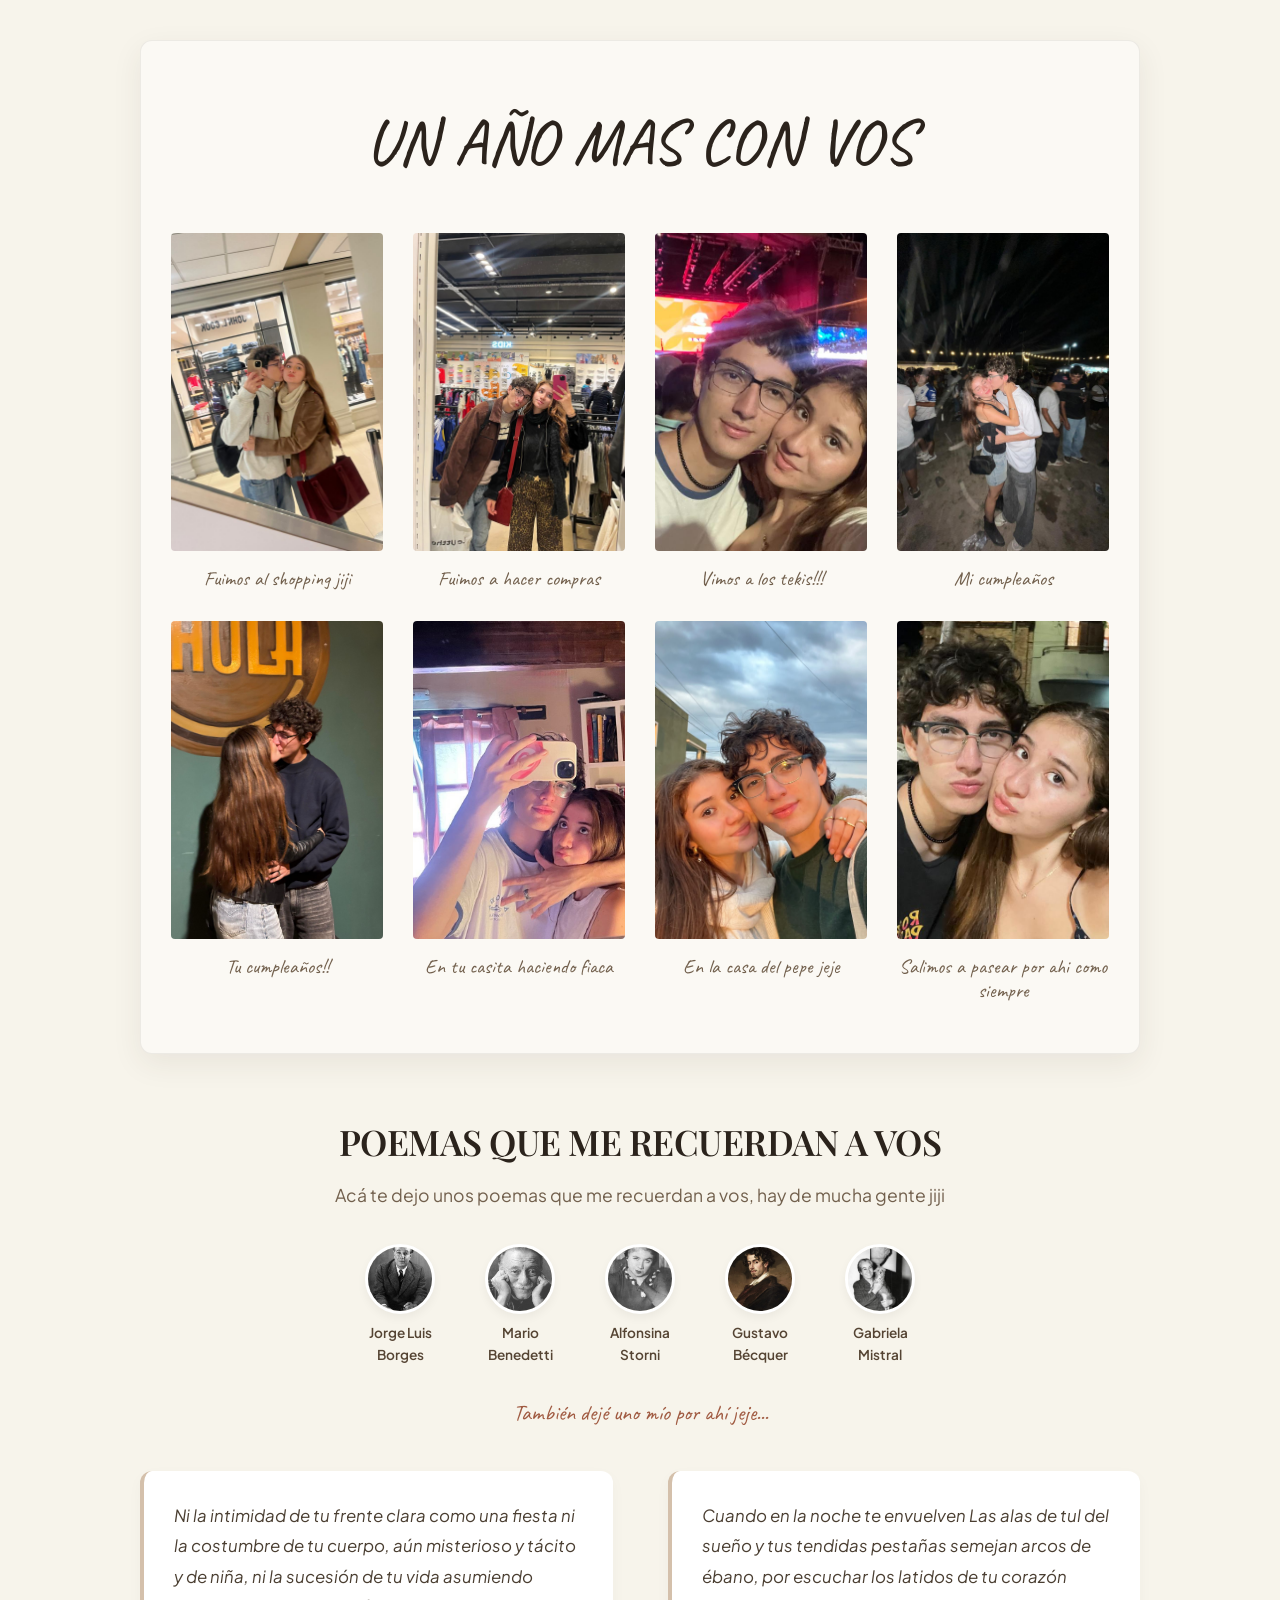
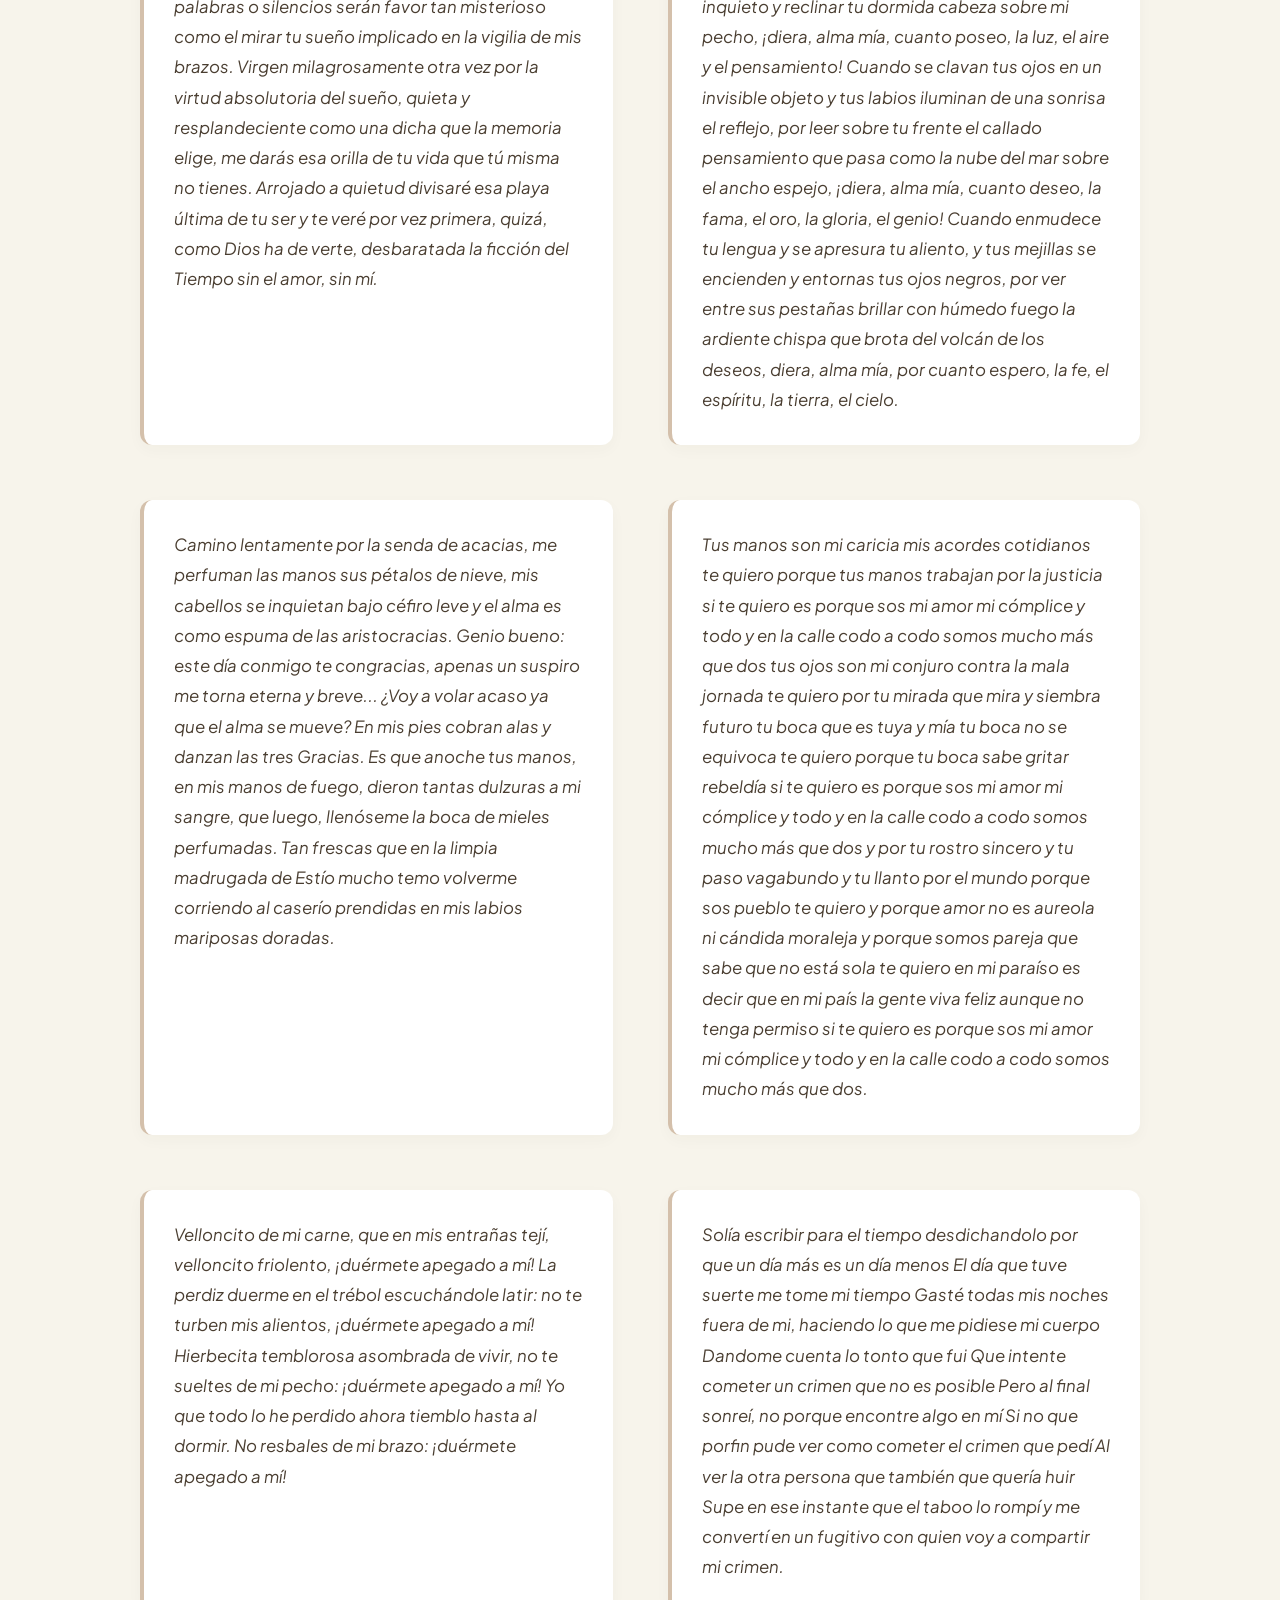
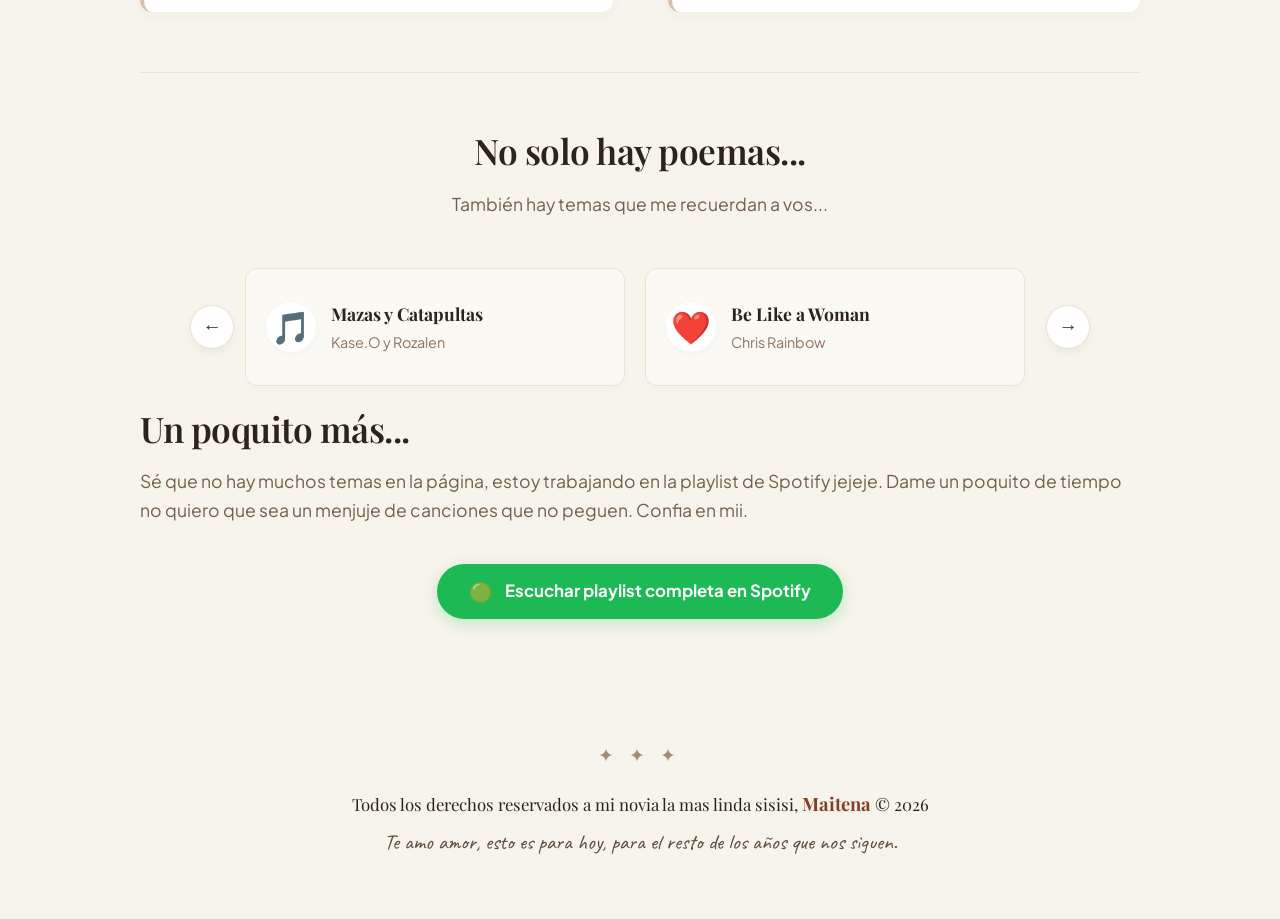
<file: index.html>
<!doctype html>
<html lang="es">
  <head>
    <meta charset="UTF-8" />
    <meta name="viewport" content="width=device-width, initial-scale=1.0" />
    <link rel="stylesheet" href="css/style.css" />
    <title>Para Maitena y solo para maitena</title>
    <!-- Importamos fuentes elegantes desde Google Fonts -->
    <link rel="preconnect" href="https://fonts.googleapis.com" />
    <link rel="preconnect" href="https://fonts.gstatic.com" crossorigin />
    <link
      href="https://fonts.googleapis.com/css2?family=Caveat:wght@400..700&family=Playfair+Display:ital,wght@0,400..900;1,400..900&family=Plus+Jakarta+Sans:ital,wght@0,200..800;1,200..800&display=swap"
      rel="stylesheet"
    />
  </head>
  <body>
    <main class="container">
      <!-- SECCIÓN PRINCIPAL: NUESTRO SEGUNDO AÑO -->
      <section class="poster-section">
        <h1 class="poster-title">UN AÑO MAS CON VOS</h1>

        <!-- GRILLA DE FOTOS (Inspirada en la imagen de referencia, 4 columnas en desktop) -->
        <div class="photo-grid">
          <!-- Foto 1 -->
          <div class="grid-item">
            <div class="img-wrapper">
              <img src="img/foto1.jpeg" alt="Maratón de pelis" />
            </div>
            <p class="date"></p>
            <p class="caption">Fuimos al shopping jiji</p>
          </div>
          <!-- Foto 2 -->
          <div class="grid-item">
            <div class="img-wrapper">
              <img src="img/foto2.jpeg" alt="Primera navidad" />
            </div>
            <p class="date"></p>
            <p class="caption">Fuimos a hacer compras</p>
          </div>
          <!-- Foto 3 -->
          <div class="grid-item">
            <div class="img-wrapper">
              <img src="img/foto3.jpeg" alt="Cafecito" />
            </div>
            <p class="date"></p>
            <p class="caption">Vimos a los tekis!!!</p>
          </div>
          <!-- Foto 4 -->
          <div class="grid-item">
            <div class="img-wrapper">
              <img src="img/foto4.jpeg" alt="Picnic" />
            </div>
            <p class="date"></p>
            <p class="caption">Mi cumpleaños</p>
          </div>
          <!-- Foto 5 -->
          <div class="grid-item">
            <div class="img-wrapper">
              <img src="img/foto5.jpeg" alt="Viaje en auto" />
            </div>
            <p class="date"></p>
            <p class="caption">Tu cumpleaños!!</p>
          </div>
          <!-- Foto 6 -->
          <div class="grid-item">
            <div class="img-wrapper">
              <img src="img/foto6.jpeg" alt="Escapada" />
            </div>
            <p class="date"></p>
            <p class="caption">En tu casita haciendo fiaca</p>
          </div>
          <!-- Foto 7 -->
          <div class="grid-item">
            <div class="img-wrapper">
              <img src="img/foto7.jpeg" alt="Cumpleaños" />
            </div>
            <p class="date"></p>
            <p class="caption">En la casa del pepe jeje</p>
          </div>
          <!-- Foto 8 -->
          <div class="grid-item">
            <div class="img-wrapper">
              <img src="img/foto8.jpeg" alt="Atardecer" />
            </div>
            <p class="date"></p>
            <p class="caption">Salimos a pasear por ahi como siempre</p>
          </div>
        </div>
      </section>

      <!-- SECCIÓN: POEMAS QUE ME RECUERDAN A VOS -->
      <section class="poems-section">
        <h2 class="section-title">POEMAS QUE ME RECUERDAN A VOS</h2>
        <p class="section-subtitle">
          Acá te dejo unos poemas que me recuerdan a vos, hay de mucha gente
          jiji
        </p>

        <!-- Grilla de Autores con fotos circulares de perfil -->
        <div class="authors-grid">
          <div class="author-card">
            <img
              src="img/Jorge Luis Borges – Wikipédia, a enciclopédia livre.jfif"
              alt="Jorge Luis Borges"
              class="author-img"
            />
            <p class="author-name">Jorge Luis Borges</p>
          </div>
          <div class="author-card">
            <img
              src="img/11 poemas inolvidables de Mario Benedetti.jfif"
              alt="Mario Benedetti"
              class="author-img"
            />
            <p class="author-name">Mario Benedetti</p>
          </div>
          <div class="author-card">
            <img
              src="img/Alfonsina Storni.jfif"
              alt="Alfonsina Storni"
              class="author-img"
            />
            <p class="author-name">Alfonsina Storni</p>
          </div>
          <div class="author-card">
            <img
              src="img/GUSTAVO ADOLFO BECQUER.jfif"
              alt="Gustavo Adolfo Bécquer"
              class="author-img"
            />
            <p class="author-name">Gustavo Bécquer</p>
          </div>
          <div class="author-card">
            <img
              src="img/mistral.jfif"
              alt="Gabriela Mistral"
              class="author-img"
            />
            <p class="author-name">Gabriela Mistral</p>
          </div>
        </div>

        <p class="hint-text">También dejé uno mío por ahí jeje...</p>

        <!-- Bloques de Poemas Estilizados -->
        <div class="poems-container">
          <article class="poem-card">
            <p class="poem-text">
              Ni la intimidad de tu frente clara como una fiesta ni la costumbre
              de tu cuerpo, aún misterioso y tácito y de niña, ni la sucesión de
              tu vida asumiendo palabras o silencios serán favor tan misterioso
              como el mirar tu sueño implicado en la vigilia de mis brazos.
              Virgen milagrosamente otra vez por la virtud absolutoria del
              sueño, quieta y resplandeciente como una dicha que la memoria
              elige, me darás esa orilla de tu vida que tú misma no tienes.
              Arrojado a quietud divisaré esa playa última de tu ser y te veré
              por vez primera, quizá, como Dios ha de verte, desbaratada la
              ficción del Tiempo sin el amor, sin mí.
            </p>
          </article>

          <article class="poem-card">
            <p class="poem-text">
              Cuando en la noche te envuelven Las alas de tul del sueño y tus
              tendidas pestañas semejan arcos de ébano, por escuchar los latidos
              de tu corazón inquieto y reclinar tu dormida cabeza sobre mi
              pecho, ¡diera, alma mía, cuanto poseo, la luz, el aire y el
              pensamiento! Cuando se clavan tus ojos en un invisible objeto y
              tus labios iluminan de una sonrisa el reflejo, por leer sobre tu
              frente el callado pensamiento que pasa como la nube del mar sobre
              el ancho espejo, ¡diera, alma mía, cuanto deseo, la fama, el oro,
              la gloria, el genio! Cuando enmudece tu lengua y se apresura tu
              aliento, y tus mejillas se encienden y entornas tus ojos negros,
              por ver entre sus pestañas brillar con húmedo fuego la ardiente
              chispa que brota del volcán de los deseos, diera, alma mía, por
              cuanto espero, la fe, el espíritu, la tierra, el cielo.
            </p>
          </article>

          <article class="poem-card">
            <p class="poem-text">
              Camino lentamente por la senda de acacias, me perfuman las manos
              sus pétalos de nieve, mis cabellos se inquietan bajo céfiro leve y
              el alma es como espuma de las aristocracias. Genio bueno: este día
              conmigo te congracias, apenas un suspiro me torna eterna y
              breve... ¿Voy a volar acaso ya que el alma se mueve? En mis pies
              cobran alas y danzan las tres Gracias. Es que anoche tus manos, en
              mis manos de fuego, dieron tantas dulzuras a mi sangre, que luego,
              llenóseme la boca de mieles perfumadas. Tan frescas que en la
              limpia madrugada de Estío mucho temo volverme corriendo al caserío
              prendidas en mis labios mariposas doradas.
            </p>
          </article>

          <article class="poem-card">
            <p class="poem-text">
              Tus manos son mi caricia mis acordes cotidianos te quiero porque
              tus manos trabajan por la justicia si te quiero es porque sos mi
              amor mi cómplice y todo y en la calle codo a codo somos mucho más
              que dos tus ojos son mi conjuro contra la mala jornada te quiero
              por tu mirada que mira y siembra futuro tu boca que es tuya y mía
              tu boca no se equivoca te quiero porque tu boca sabe gritar
              rebeldía si te quiero es porque sos mi amor mi cómplice y todo y
              en la calle codo a codo somos mucho más que dos y por tu rostro
              sincero y tu paso vagabundo y tu llanto por el mundo porque sos
              pueblo te quiero y porque amor no es aureola ni cándida moraleja y
              porque somos pareja que sabe que no está sola te quiero en mi
              paraíso es decir que en mi país la gente viva feliz aunque no
              tenga permiso si te quiero es porque sos mi amor mi cómplice y
              todo y en la calle codo a codo somos mucho más que dos.
            </p>
          </article>

          <article class="poem-card">
            <p class="poem-text">
              Velloncito de mi carne, que en mis entrañas tejí, velloncito
              friolento, ¡duérmete apegado a mí! La perdiz duerme en el trébol
              escuchándole latir: no te turben mis alientos, ¡duérmete apegado a
              mí! Hierbecita temblorosa asombrada de vivir, no te sueltes de mi
              pecho: ¡duérmete apegado a mí! Yo que todo lo he perdido ahora
              tiemblo hasta al dormir. No resbales de mi brazo: ¡duérmete
              apegado a mí!
            </p>
          </article>

          <article class="poem-card">
            <p class="poem-text">
              Solía escribir para el tiempo desdichandolo por que un día más es
              un día menos El día que tuve suerte me tome mi tiempo Gasté todas
              mis noches fuera de mi, haciendo lo que me pidiese mi cuerpo
              Dandome cuenta lo tonto que fui Que intente cometer un crimen que
              no es posible Pero al final sonreí, no porque encontre algo en mí
              Si no que porfin pude ver como cometer el crimen que pedí Al ver
              la otra persona que también que quería huir Supe en ese instante
              que el taboo lo rompí y me convertí en un fugitivo con quien voy a
              compartir mi crimen.
            </p>
          </article>
        </div>
      </section>

      <!-- SECCIÓN: CANCIONES QUE ME RECUERDAN A VOS -->
      <section class="songs-section">
        <h2 class="section-title">No solo hay poemas...</h2>
        <p class="section-subtitle">
          También hay temas que me recuerdan a vos...
        </p>

        <!-- Envoltura del carrusel con sus botones -->
        <div class="carousel-wrapper">
          <button
            class="carousel-btn prev-btn"
            id="prevBtn"
            aria-label="Anterior"
          >
            ←
          </button>

          <div class="songs-container" id="songsContainer">
            <!-- Canción 1 -->
            <div class="song-card">
              <div class="song-icon">🎵</div>
              <div class="song-details">
                <h4>Mazas y Catapultas</h4>
                <p>Kase.O y Rozalen</p>
              </div>
            </div>

            <!-- Canción 2 -->
            <div class="song-card">
              <div class="song-icon">❤️</div>
              <div class="song-details">
                <h4>Be Like a Woman</h4>
                <p>Chris Rainbow</p>
              </div>
            </div>

            <!-- Canción 3 -->
            <div class="song-card">
              <div class="song-icon">✨</div>
              <div class="song-details">
                <h4>Wanna Be</h4>
                <p>Spice girls - (A mi me gusta más la version de Scott Bradle jiji)</p>
              </div>
            </div>

            <!-- Canción 4 -->
            <div class="song-card">
              <div class="song-icon">🎧</div>
              <div class="song-details">
                <h4>Ya no se que hacer conmigo</h4>
                <p>Cuarteto de Nos</p>
              </div>
            </div>
          </div>

          <button
            class="carousel-btn next-btn"
            id="nextBtn"
            aria-label="Siguiente"
          >
            →
          </button>
        </div>
      </section>

      <h2 class="section-title">Un poquito más...</h2>
        <p class="section-subtitle">
         Sé que no hay muchos temas en la página, estoy trabajando en la playlist de Spotify jejeje. Dame un poquito de tiempo
         no quiero que sea un menjuje de canciones que no peguen. Confia en mii.
        </p>
        <!-- Botón para ir a la Playlist Completa -->
<div class="playlist-btn-container">
  <a href="https://open.spotify.com/playlist/0mvfHECEc7NafrqYdiu9z7?si=e60e9f2b6d7b4c40" 
     target="_blank" 
     rel="noopener noreferrer" 
     class="spotify-btn"
     onclick="event.preventDefault(); alert('Todavía la estoy terminando, esperame porfa ');">
    <span class="spotify-icon-btn">🟢</span> Escuchar playlist completa en Spotify
  </a>
</div>
<!-- FOOTER / PIE DE PÁGINA -->
<footer class="site-footer">
  <div class="footer-divider">✦ ✦ ✦</div>
  <p class="copyright">Todos los derechos reservados a mi novia la mas linda sisisi, <strong>Maitena</strong> &copy; 2026</p>
  <p class="footer-subtext">Te amo amor, esto es para hoy, para el resto de los años que nos siguen.</p>
</footer>
    </main>


    <!-- ... tu código anterior ... -->
    
    <script>
      const container = document.getElementById('songsContainer');
      const prevBtn = document.getElementById('prevBtn');
      const nextBtn = document.getElementById('nextBtn');

      // Avanzar el carrusel
      nextBtn.addEventListener('click', () => {
        // Calculamos el ancho de una tarjeta + su espacio (gap)
        const cardWidth = container.querySelector('.song-card').offsetWidth + 20;
        container.scrollBy({ left: cardWidth, behavior: 'smooth' });
      });

      // Retroceder el carrusel
      prevBtn.addEventListener('click', () => {
        const cardWidth = container.querySelector('.song-card').offsetWidth + 20;
        container.scrollBy({ left: -cardWidth, behavior: 'smooth' });
      });
    </script>
  </body>
</html>
  </body>
</html>
</file>
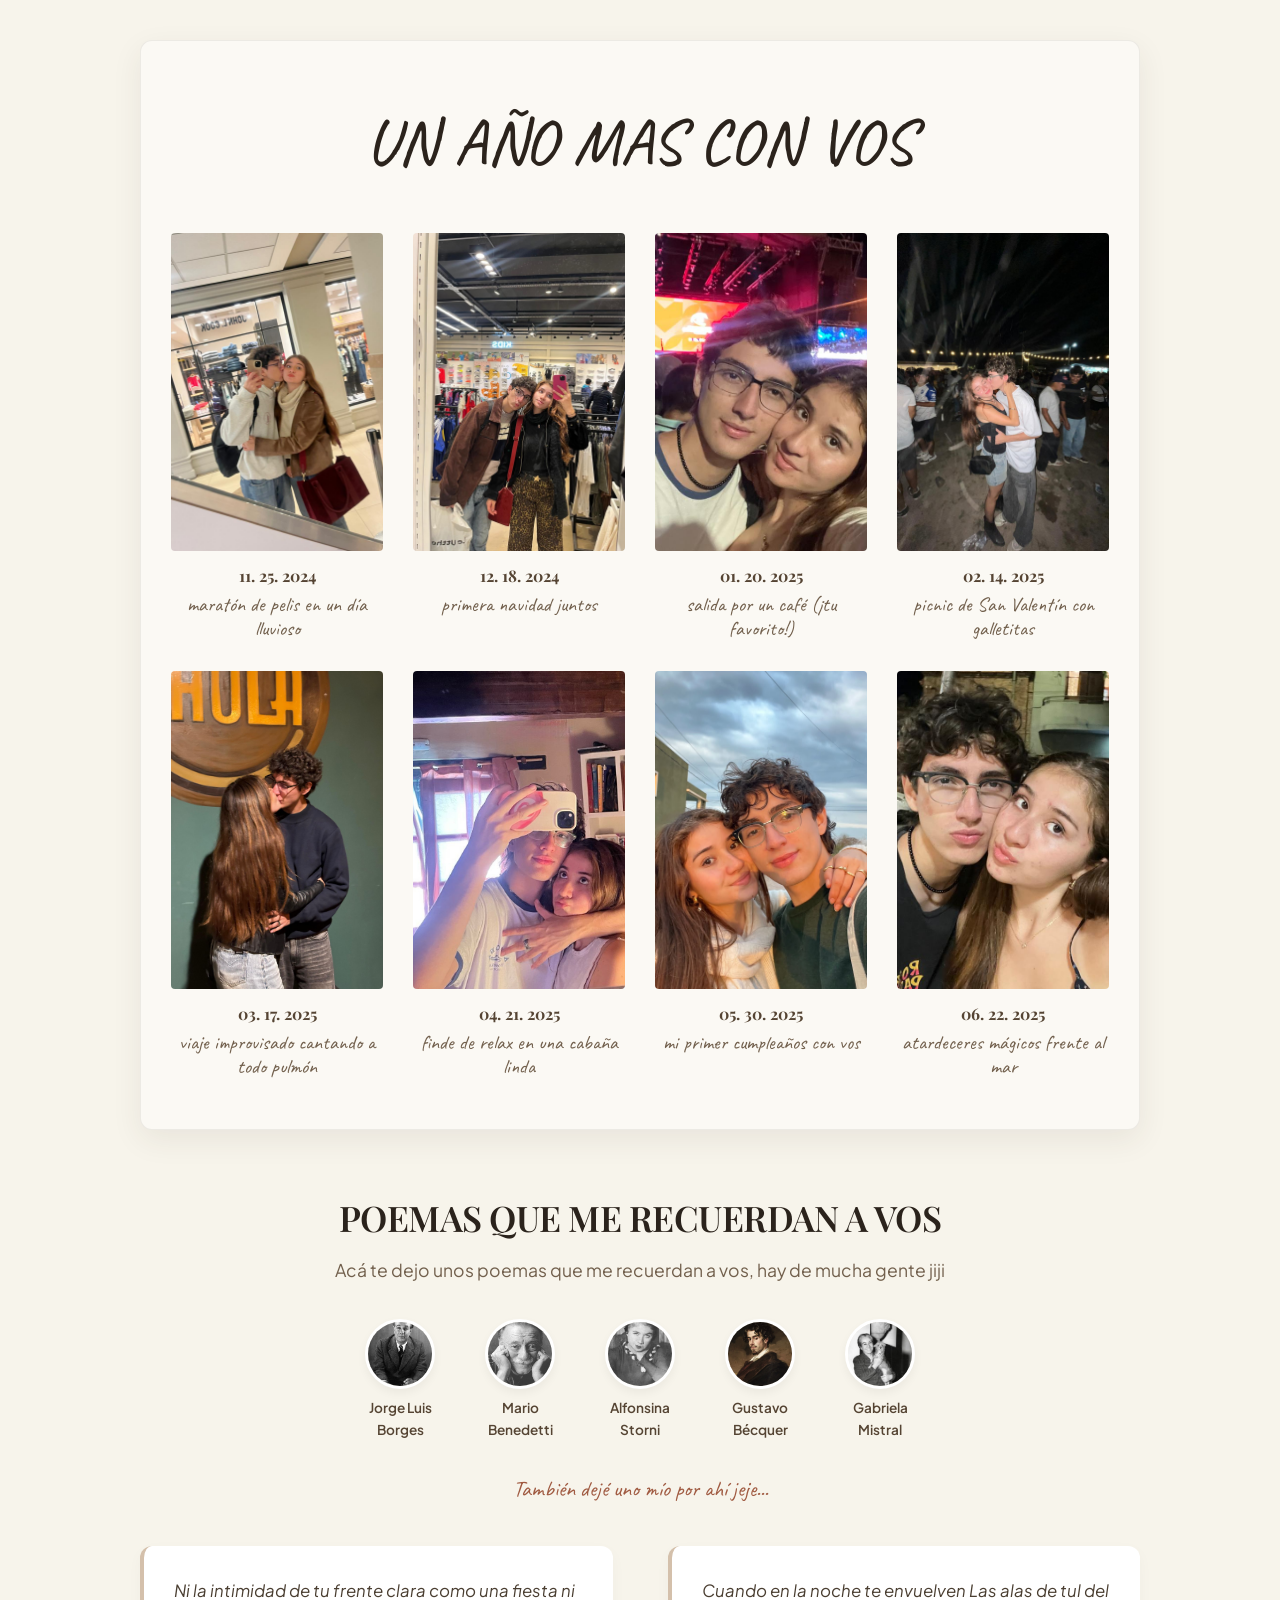
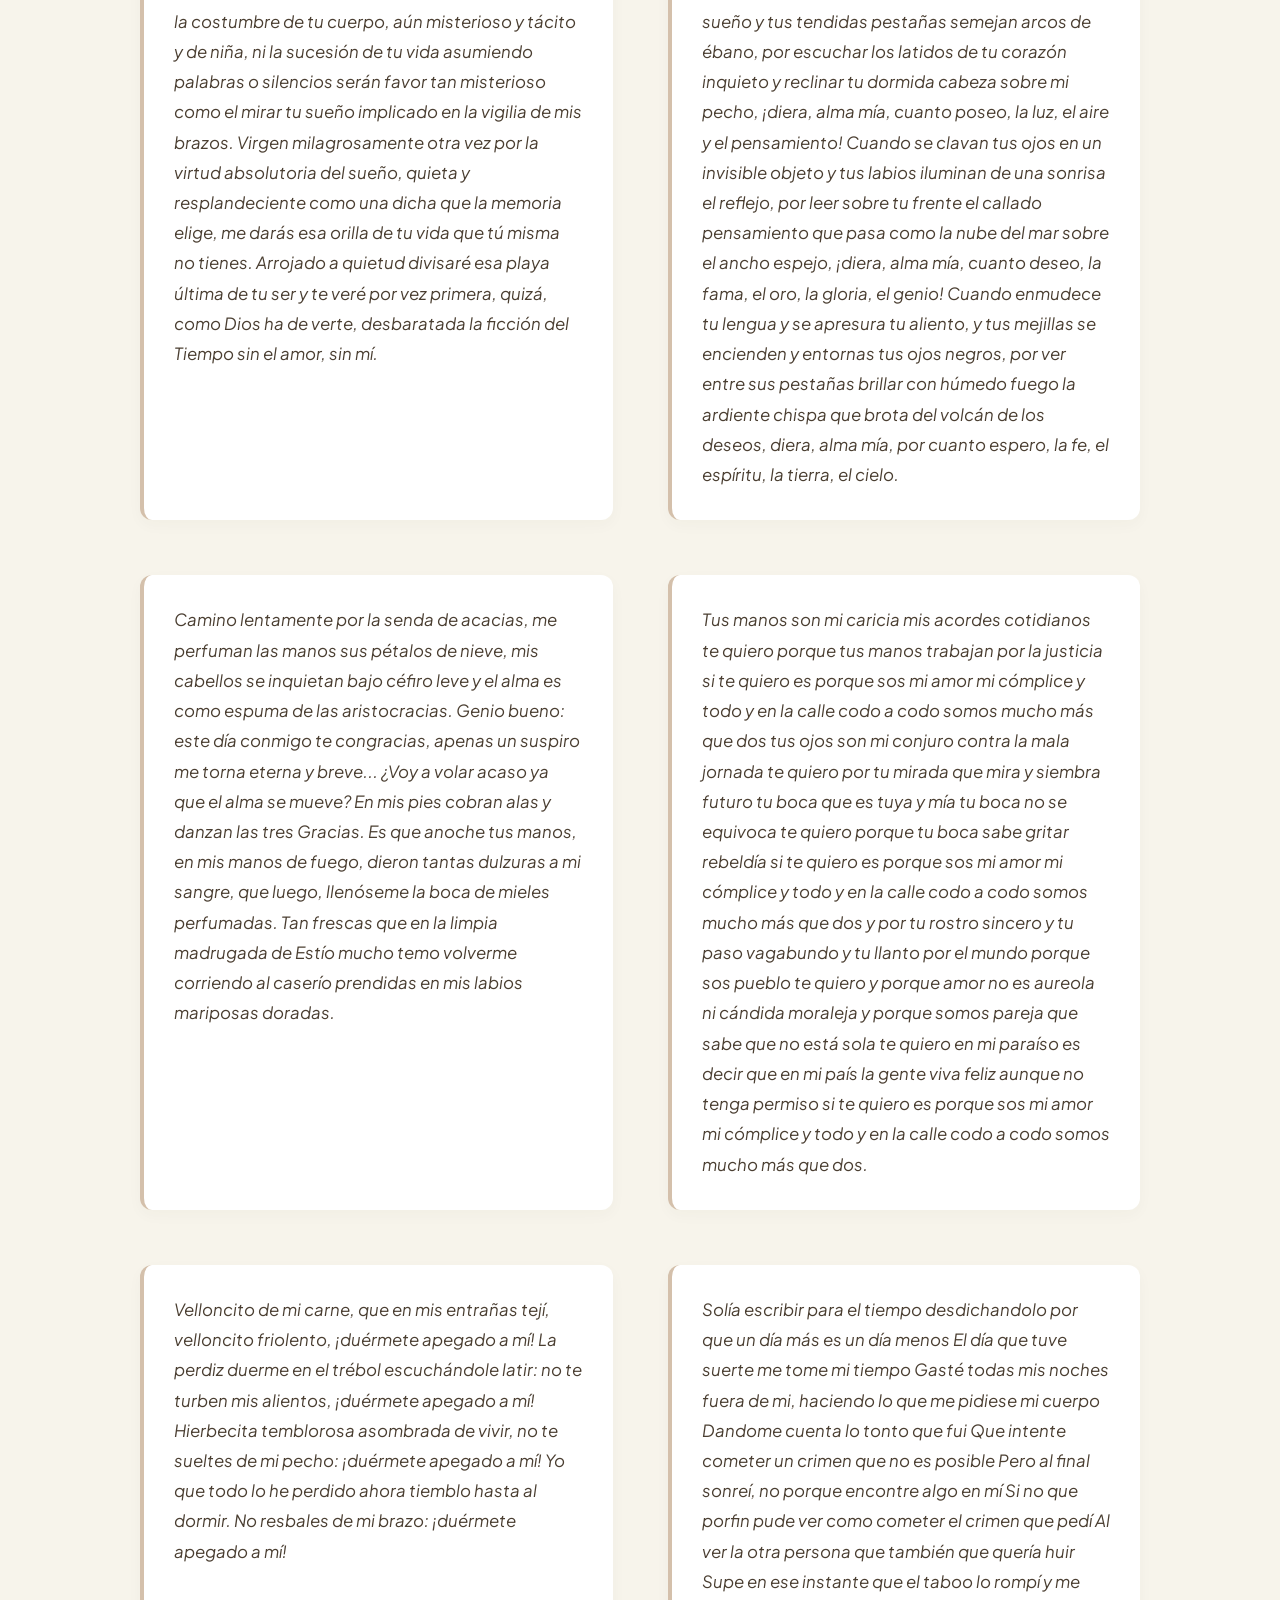
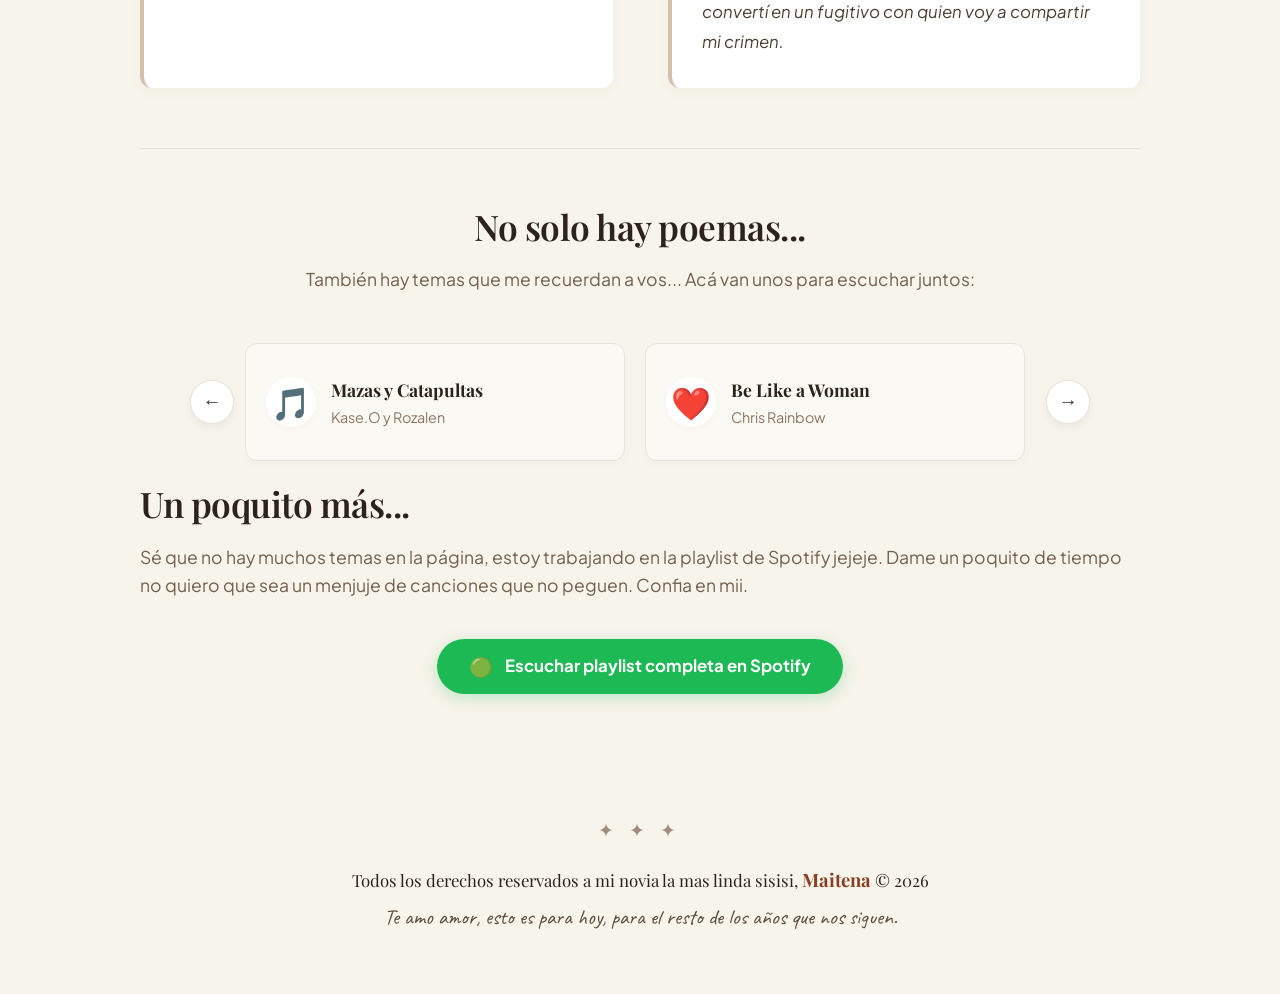
<file: home.html>
<!doctype html>
<html lang="es">
  <head>
    <meta charset="UTF-8" />
    <meta name="viewport" content="width=device-width, initial-scale=1.0" />
    <link rel="stylesheet" href="css/style.css" />
    <title>Para Maitena y solo para maitena</title>
    <!-- Importamos fuentes elegantes desde Google Fonts -->
    <link rel="preconnect" href="https://fonts.googleapis.com" />
    <link rel="preconnect" href="https://fonts.gstatic.com" crossorigin />
    <link
      href="https://fonts.googleapis.com/css2?family=Caveat:wght@400..700&family=Playfair+Display:ital,wght@0,400..900;1,400..900&family=Plus+Jakarta+Sans:ital,wght@0,200..800;1,200..800&display=swap"
      rel="stylesheet"
    />
  </head>
  <body>
    <main class="container">
      <!-- SECCIÓN PRINCIPAL: NUESTRO SEGUNDO AÑO -->
      <section class="poster-section">
        <h1 class="poster-title">UN AÑO MAS CON VOS</h1>

        <!-- GRILLA DE FOTOS (Inspirada en la imagen de referencia, 4 columnas en desktop) -->
        <div class="photo-grid">
          <!-- Foto 1 -->
          <div class="grid-item">
            <div class="img-wrapper">
              <img src="img/foto1.jpeg" alt="Maratón de pelis" />
            </div>
            <p class="date">11. 25. 2024</p>
            <p class="caption">maratón de pelis en un día lluvioso</p>
          </div>
          <!-- Foto 2 -->
          <div class="grid-item">
            <div class="img-wrapper">
              <img src="img/foto2.jpeg" alt="Primera navidad" />
            </div>
            <p class="date">12. 18. 2024</p>
            <p class="caption">primera navidad juntos</p>
          </div>
          <!-- Foto 3 -->
          <div class="grid-item">
            <div class="img-wrapper">
              <img src="img/foto3.jpeg" alt="Cafecito" />
            </div>
            <p class="date">01. 20. 2025</p>
            <p class="caption">salida por un café (¡tu favorito!)</p>
          </div>
          <!-- Foto 4 -->
          <div class="grid-item">
            <div class="img-wrapper">
              <img src="img/foto4.jpeg" alt="Picnic" />
            </div>
            <p class="date">02. 14. 2025</p>
            <p class="caption">picnic de San Valentín con galletitas</p>
          </div>
          <!-- Foto 5 -->
          <div class="grid-item">
            <div class="img-wrapper">
              <img src="img/foto5.jpeg" alt="Viaje en auto" />
            </div>
            <p class="date">03. 17. 2025</p>
            <p class="caption">viaje improvisado cantando a todo pulmón</p>
          </div>
          <!-- Foto 6 -->
          <div class="grid-item">
            <div class="img-wrapper">
              <img src="img/foto6.jpeg" alt="Escapada" />
            </div>
            <p class="date">04. 21. 2025</p>
            <p class="caption">finde de relax en una cabaña linda</p>
          </div>
          <!-- Foto 7 -->
          <div class="grid-item">
            <div class="img-wrapper">
              <img src="img/foto7.jpeg" alt="Cumpleaños" />
            </div>
            <p class="date">05. 30. 2025</p>
            <p class="caption">mi primer cumpleaños con vos</p>
          </div>
          <!-- Foto 8 -->
          <div class="grid-item">
            <div class="img-wrapper">
              <img src="img/foto8.jpeg" alt="Atardecer" />
            </div>
            <p class="date">06. 22. 2025</p>
            <p class="caption">atardeceres mágicos frente al mar</p>
          </div>
        </div>
      </section>

      <!-- SECCIÓN: POEMAS QUE ME RECUERDAN A VOS -->
      <section class="poems-section">
        <h2 class="section-title">POEMAS QUE ME RECUERDAN A VOS</h2>
        <p class="section-subtitle">
          Acá te dejo unos poemas que me recuerdan a vos, hay de mucha gente
          jiji
        </p>

        <!-- Grilla de Autores con fotos circulares de perfil -->
        <div class="authors-grid">
          <div class="author-card">
            <img
              src="img/Jorge Luis Borges – Wikipédia, a enciclopédia livre.jfif"
              alt="Jorge Luis Borges"
              class="author-img"
            />
            <p class="author-name">Jorge Luis Borges</p>
          </div>
          <div class="author-card">
            <img
              src="img/11 poemas inolvidables de Mario Benedetti.jfif"
              alt="Mario Benedetti"
              class="author-img"
            />
            <p class="author-name">Mario Benedetti</p>
          </div>
          <div class="author-card">
            <img
              src="img/Alfonsina Storni.jfif"
              alt="Alfonsina Storni"
              class="author-img"
            />
            <p class="author-name">Alfonsina Storni</p>
          </div>
          <div class="author-card">
            <img
              src="img/GUSTAVO ADOLFO BECQUER.jfif"
              alt="Gustavo Adolfo Bécquer"
              class="author-img"
            />
            <p class="author-name">Gustavo Bécquer</p>
          </div>
          <div class="author-card">
            <img
              src="img/mistral.jfif"
              alt="Gabriela Mistral"
              class="author-img"
            />
            <p class="author-name">Gabriela Mistral</p>
          </div>
        </div>

        <p class="hint-text">También dejé uno mío por ahí jeje...</p>

        <!-- Bloques de Poemas Estilizados -->
        <div class="poems-container">
          <article class="poem-card">
            <p class="poem-text">
              Ni la intimidad de tu frente clara como una fiesta ni la costumbre
              de tu cuerpo, aún misterioso y tácito y de niña, ni la sucesión de
              tu vida asumiendo palabras o silencios serán favor tan misterioso
              como el mirar tu sueño implicado en la vigilia de mis brazos.
              Virgen milagrosamente otra vez por la virtud absolutoria del
              sueño, quieta y resplandeciente como una dicha que la memoria
              elige, me darás esa orilla de tu vida que tú misma no tienes.
              Arrojado a quietud divisaré esa playa última de tu ser y te veré
              por vez primera, quizá, como Dios ha de verte, desbaratada la
              ficción del Tiempo sin el amor, sin mí.
            </p>
          </article>

          <article class="poem-card">
            <p class="poem-text">
              Cuando en la noche te envuelven Las alas de tul del sueño y tus
              tendidas pestañas semejan arcos de ébano, por escuchar los latidos
              de tu corazón inquieto y reclinar tu dormida cabeza sobre mi
              pecho, ¡diera, alma mía, cuanto poseo, la luz, el aire y el
              pensamiento! Cuando se clavan tus ojos en un invisible objeto y
              tus labios iluminan de una sonrisa el reflejo, por leer sobre tu
              frente el callado pensamiento que pasa como la nube del mar sobre
              el ancho espejo, ¡diera, alma mía, cuanto deseo, la fama, el oro,
              la gloria, el genio! Cuando enmudece tu lengua y se apresura tu
              aliento, y tus mejillas se encienden y entornas tus ojos negros,
              por ver entre sus pestañas brillar con húmedo fuego la ardiente
              chispa que brota del volcán de los deseos, diera, alma mía, por
              cuanto espero, la fe, el espíritu, la tierra, el cielo.
            </p>
          </article>

          <article class="poem-card">
            <p class="poem-text">
              Camino lentamente por la senda de acacias, me perfuman las manos
              sus pétalos de nieve, mis cabellos se inquietan bajo céfiro leve y
              el alma es como espuma de las aristocracias. Genio bueno: este día
              conmigo te congracias, apenas un suspiro me torna eterna y
              breve... ¿Voy a volar acaso ya que el alma se mueve? En mis pies
              cobran alas y danzan las tres Gracias. Es que anoche tus manos, en
              mis manos de fuego, dieron tantas dulzuras a mi sangre, que luego,
              llenóseme la boca de mieles perfumadas. Tan frescas que en la
              limpia madrugada de Estío mucho temo volverme corriendo al caserío
              prendidas en mis labios mariposas doradas.
            </p>
          </article>

          <article class="poem-card">
            <p class="poem-text">
              Tus manos son mi caricia mis acordes cotidianos te quiero porque
              tus manos trabajan por la justicia si te quiero es porque sos mi
              amor mi cómplice y todo y en la calle codo a codo somos mucho más
              que dos tus ojos son mi conjuro contra la mala jornada te quiero
              por tu mirada que mira y siembra futuro tu boca que es tuya y mía
              tu boca no se equivoca te quiero porque tu boca sabe gritar
              rebeldía si te quiero es porque sos mi amor mi cómplice y todo y
              en la calle codo a codo somos mucho más que dos y por tu rostro
              sincero y tu paso vagabundo y tu llanto por el mundo porque sos
              pueblo te quiero y porque amor no es aureola ni cándida moraleja y
              porque somos pareja que sabe que no está sola te quiero en mi
              paraíso es decir que en mi país la gente viva feliz aunque no
              tenga permiso si te quiero es porque sos mi amor mi cómplice y
              todo y en la calle codo a codo somos mucho más que dos.
            </p>
          </article>

          <article class="poem-card">
            <p class="poem-text">
              Velloncito de mi carne, que en mis entrañas tejí, velloncito
              friolento, ¡duérmete apegado a mí! La perdiz duerme en el trébol
              escuchándole latir: no te turben mis alientos, ¡duérmete apegado a
              mí! Hierbecita temblorosa asombrada de vivir, no te sueltes de mi
              pecho: ¡duérmete apegado a mí! Yo que todo lo he perdido ahora
              tiemblo hasta al dormir. No resbales de mi brazo: ¡duérmete
              apegado a mí!
            </p>
          </article>

          <article class="poem-card">
            <p class="poem-text">
              Solía escribir para el tiempo desdichandolo por que un día más es
              un día menos El día que tuve suerte me tome mi tiempo Gasté todas
              mis noches fuera de mi, haciendo lo que me pidiese mi cuerpo
              Dandome cuenta lo tonto que fui Que intente cometer un crimen que
              no es posible Pero al final sonreí, no porque encontre algo en mí
              Si no que porfin pude ver como cometer el crimen que pedí Al ver
              la otra persona que también que quería huir Supe en ese instante
              que el taboo lo rompí y me convertí en un fugitivo con quien voy a
              compartir mi crimen.
            </p>
          </article>
        </div>
      </section>

      <!-- SECCIÓN: CANCIONES QUE ME RECUERDAN A VOS -->
      <section class="songs-section">
        <h2 class="section-title">No solo hay poemas...</h2>
        <p class="section-subtitle">
          También hay temas que me recuerdan a vos... Acá van unos para escuchar
          juntos:
        </p>

        <!-- Envoltura del carrusel con sus botones -->
        <div class="carousel-wrapper">
          <button
            class="carousel-btn prev-btn"
            id="prevBtn"
            aria-label="Anterior"
          >
            ←
          </button>

          <div class="songs-container" id="songsContainer">
            <!-- Canción 1 -->
            <div class="song-card">
              <div class="song-icon">🎵</div>
              <div class="song-details">
                <h4>Mazas y Catapultas</h4>
                <p>Kase.O y Rozalen</p>
              </div>
            </div>

            <!-- Canción 2 -->
            <div class="song-card">
              <div class="song-icon">❤️</div>
              <div class="song-details">
                <h4>Be Like a Woman</h4>
                <p>Chris Rainbow</p>
              </div>
            </div>

            <!-- Canción 3 -->
            <div class="song-card">
              <div class="song-icon">✨</div>
              <div class="song-details">
                <h4>Wanna Be</h4>
                <p>Spice girls - (A mi me gusta más la version de Scott Bradle jiji)</p>
              </div>
            </div>

            <!-- Canción 4 -->
            <div class="song-card">
              <div class="song-icon">🎧</div>
              <div class="song-details">
                <h4>Ya no se que hacer conmigo</h4>
                <p>Cuarteto de Nos</p>
              </div>
            </div>
          </div>

          <button
            class="carousel-btn next-btn"
            id="nextBtn"
            aria-label="Siguiente"
          >
            →
          </button>
        </div>
      </section>

      <h2 class="section-title">Un poquito más...</h2>
        <p class="section-subtitle">
         Sé que no hay muchos temas en la página, estoy trabajando en la playlist de Spotify jejeje. Dame un poquito de tiempo
         no quiero que sea un menjuje de canciones que no peguen. Confia en mii.
        </p>
        <!-- Botón para ir a la Playlist Completa -->
<div class="playlist-btn-container">
  <a href="https://open.spotify.com/playlist/0mvfHECEc7NafrqYdiu9z7?si=e60e9f2b6d7b4c40" 
     target="_blank" 
     rel="noopener noreferrer" 
     class="spotify-btn"
     onclick="event.preventDefault(); alert('Todavía la estoy terminando, esperame porfa ');">
    <span class="spotify-icon-btn">🟢</span> Escuchar playlist completa en Spotify
  </a>
</div>
<!-- FOOTER / PIE DE PÁGINA -->
<footer class="site-footer">
  <div class="footer-divider">✦ ✦ ✦</div>
  <p class="copyright">Todos los derechos reservados a mi novia la mas linda sisisi, <strong>Maitena</strong> &copy; 2026</p>
  <p class="footer-subtext">Te amo amor, esto es para hoy, para el resto de los años que nos siguen.</p>
</footer>
    </main>


    <!-- ... tu código anterior ... -->
    
    <script>
      const container = document.getElementById('songsContainer');
      const prevBtn = document.getElementById('prevBtn');
      const nextBtn = document.getElementById('nextBtn');

      // Avanzar el carrusel
      nextBtn.addEventListener('click', () => {
        // Calculamos el ancho de una tarjeta + su espacio (gap)
        const cardWidth = container.querySelector('.song-card').offsetWidth + 20;
        container.scrollBy({ left: cardWidth, behavior: 'smooth' });
      });

      // Retroceder el carrusel
      prevBtn.addEventListener('click', () => {
        const cardWidth = container.querySelector('.song-card').offsetWidth + 20;
        container.scrollBy({ left: -cardWidth, behavior: 'smooth' });
      });
    </script>
  </body>
</html>
  </body>
</html>
</file>
<file: css/style.css>
/* ==========================================
   RESET & CONFIGURACIÓN GENERAL
   ========================================== */
* {
  margin: 0;
  padding: 0;
  box-sizing: border-box;
}

body {
  background-color: #f7f4eb; /* Fondo crema cálido parecido al poster */
  color: #3e3327; /* Letra café oscuro suave, mucho más cálido que el negro */
  font-family: 'Plus Jakarta Sans', sans-serif;
  line-height: 1.6;
  padding: 40px 20px;
}

.container {
  max-width: 1000px;
  margin: 0 auto;
}

/* ==========================================
   SECCIÓN 1: EL POSTER DE FOTOS ("a year of us")
   ========================================== */
.poster-section {
  background-color: #fbf9f4; /* Fondo del "cuadro" un poco más claro */
  border-radius: 12px;
  padding: 50px 30px;
  box-shadow: 0 10px 30px rgba(62, 51, 39, 0.08); /* Sombra muy suave */
  text-align: center;
  margin-bottom: 60px;
  border: 1px solid rgba(62, 51, 39, 0.08);
}

.poster-title {
  font-family: 'Caveat', cursive; /* Fuente estilo manuscrito */
  font-size: 4rem;
  font-weight: 500;
  color: #2b231c;
  margin-bottom: 40px;
  letter-spacing: 1px;
}

/* Grilla de fotos principal */
.photo-grid {
  display: grid;
  grid-template-columns: repeat(auto-fit, minmax(180px, 1fr));
  gap: 30px;
  justify-content: center;
}

/* Tarjeta individual de foto */
.grid-item {
  display: flex;
  flex-direction: column;
  align-items: center;
}

/* Contenedor de la imagen para darle el look de "polaroid/impresión" vertical */
.img-wrapper {
  width: 100%;
  aspect-ratio: 2 / 3; /* Proporción vertical como en la referencia */
  overflow: hidden;
  border-radius: 4px;
  margin-bottom: 12px;
  background-color: #e8e3d5; /* Placeholder por si tarda en cargar la imagen */
}

.img-wrapper img {
  width: 100%;
  height: 100%;
  object-fit: cover;
  transition: transform 0.4s ease;
}

/* Efecto sutil al pasar el mouse por encima de una foto */
.grid-item:hover .img-wrapper img {
  transform: scale(1.05);
}

/* Estilos para las fechas y las descripciones tipo nota */
.date {
  font-family: 'Playfair Display', serif;
  font-size: 1rem;
  font-weight: 700;
  color: #554433;
  margin-bottom: 4px;
}

.caption {
  font-family: 'Caveat', cursive;
  font-size: 1.25rem;
  color: #72604d;
  line-height: 1.2;
}

/* ==========================================
   SECCIÓN 2: POEMAS QUE ME RECUERDAN A VOS
   ========================================== */
.poems-section {
  text-align: center;
  margin-bottom: 60px;
}

.section-title {
  font-family: 'Playfair Display', serif;
  font-size: 2.2rem;
  font-weight: 600;
  color: #2b231c;
  margin-bottom: 10px;
  letter-spacing: -0.5px;
}

.section-subtitle {
  font-size: 1.1rem;
  color: #72604d;
  margin-bottom: 35px;
}

/* Lista de los poetas con burbujas */
.authors-grid {
  display: flex;
  justify-content: center;
  flex-wrap: wrap;
  gap: 20px;
  margin-bottom: 30px;
}

.author-card {
  display: flex;
  flex-direction: column;
  align-items: center;
  width: 100px;
}

.author-img {
  width: 70px;
  height: 70px;
  border-radius: 50%;
  object-fit: cover;
  border: 3px solid #ffffff;
  box-shadow: 0 4px 10px rgba(0, 0, 0, 0.05);
  margin-bottom: 8px;
  background-color: #e8e3d5;
}

.author-name {
  font-size: 0.85rem;
  font-weight: 600;
  color: #554433;
}

.hint-text {
  font-family: 'Caveat', cursive;
  font-size: 1.4rem;
  color: #a05a41; /* Un color terracota/rosa sutil para destacar */
  margin-bottom: 40px;
}

/* Bloques de los poemas */
/* Bloques de los poemas en grilla de 2 columnas */
.poems-container {
  display: grid;
  grid-template-columns: repeat(2, 1fr); /* Esto crea las 2 columnas iguales */
  gap: 55px; /* Espacio entre las tarjetas de poemas */
  max-width: 1000px; /* Ampliamos el ancho máximo para que entren bien lado a lado */
  margin: 0 auto;
}

.poem-card {
  background-color: #ffffff;
  padding: 30px;
  border-radius: 12px;
  box-shadow: 0 5px 15px rgba(62, 51, 39, 0.03);
  text-align: left;
  border-left: 4px solid #d4c0ab;
  display: flex;
  flex-direction: column;
  justify-content: flex-start;
  height: 100%; /* Hace que todas las tarjetas midan lo mismo en la misma fila */
}

.poem-author {
  font-family: 'Playfair Display', serif;
  font-size: 1.2rem;
  font-weight: 700;
  color: #a05a41;
  display: block;
  margin-bottom: 15px;
}

.poem-text {
  font-size: 1.05rem;
  color: #4a3e31;
  line-height: 1.8;
  font-style: italic;
}

/* ==========================================
   CARRUSEL DE CANCIONES
   ========================================== */
.songs-section {
  text-align: center;
  margin-top: 60px;
  border-top: 1px solid #e8e3d5;
  padding-top: 50px;
}

/* Contenedor relativo para posicionar los botones a los lados */
.carousel-wrapper {
  position: relative;
  max-width: 900px;
  margin: 30px auto 0 auto;
  padding: 0 55px; /* Espacio reservado para las flechas laterales */
}

/* El contenedor que se desliza horizontalmente */
.songs-container {
  display: flex;
  gap: 20px;
  overflow-x: auto;
  scroll-behavior: smooth;
  scroll-snap-type: x mandatory; /* Hace que las tarjetas se "enganchen" al deslizar */
  padding: 15px 5px;
  
  /* Ocultamos la barra de scroll en todos los navegadores */
  -ms-overflow-style: none;  /* IE y Edge */
  scrollbar-width: none;  /* Firefox */
}

.songs-container::-webkit-scrollbar {
  display: none; /* Chrome, Safari y Opera */
}

/* Tarjeta individual dentro del carrusel */
.song-card {
  flex: 0 0 calc(50% - 10px); /* Muestra exactamente 2 tarjetas en pantallas grandes */
  scroll-snap-align: start;
  display: flex;
  align-items: center;
  background-color: #fbf9f4;
  padding: 20px;
  border-radius: 12px;
  border: 1px solid #e8e3d5;
  text-align: left;
  box-shadow: 0 4px 10px rgba(62, 51, 39, 0.02);
  transition: transform 0.3s ease, box-shadow 0.3s ease;
}

.song-card:hover {
  transform: translateY(-3px);
  box-shadow: 0 6px 15px rgba(62, 51, 39, 0.06);
}

.song-icon {
  font-size: 2rem;
  margin-right: 15px;
  background-color: #ffffff;
  width: 50px;
  height: 50px;
  display: flex;
  align-items: center;
  justify-content: center;
  border-radius: 50%;
  box-shadow: 0 2px 6px rgba(0,0,0,0.03);
}

.song-details h4 {
  font-family: 'Playfair Display', serif;
  font-size: 1.1rem;
  color: #2b231c;
  margin-bottom: 2px;
}

.song-details p {
  font-size: 0.9rem;
  color: #8c7662;
}

/* Botones redondos de las flechas */
.carousel-btn {
  position: absolute;
  top: 50%;
  transform: translateY(-50%);
  background-color: #ffffff;
  border: 1px solid #e8e3d5;
  color: #3e3327;
  width: 44px;
  height: 44px;
  border-radius: 50%;
  font-size: 1.2rem;
  font-weight: bold;
  cursor: pointer;
  display: flex;
  align-items: center;
  justify-content: center;
  box-shadow: 0 4px 10px rgba(0, 0, 0, 0.05);
  transition: all 0.3s ease;
  z-index: 10;
}

.carousel-btn:hover {
  background-color: #3e3327;
  color: #ffffff;
  border-color: #3e3327;
}

.prev-btn {
  left: 0;
}

.next-btn {
  right: 0;
}

/* Adaptación para pantallas de Celulares */
@media (max-width: 768px) {
  .song-card {
    flex: 0 0 85%; /* En celus muestra el 85% de una tarjeta para insinuar que hay más al costado */
  }
  
  .carousel-wrapper {
    padding: 0 10px; /* Quitamos margen para aprovechar la pantalla */
  }
  
  .carousel-btn {
    display: none; /* En celular el scroll con el dedo es más cómodo, ocultamos flechas */
  }
  
  .songs-container {
    padding: 10px 15px;
  }
}

/* ==========================================
   BOTÓN DE PLAYLIST SPOTIFY
   ========================================== */
.playlist-btn-container {
  margin-top: 40px;
  margin-bottom: 20px;
  display: flex;
  justify-content: center;
}

.spotify-btn {
  display: inline-flex;
  align-items: center;
  gap: 12px;
  background-color: #1DB954; /* El verde oficial de Spotify */
  color: #ffffff;
  font-family: 'Plus Jakarta Sans', sans-serif;
  font-size: 1.05rem;
  font-weight: 700;
  text-decoration: none; /* Le quita el subrayado feo de los links */
  padding: 14px 32px;
  border-radius: 50px; /* Bordes completamente redondeados estilo píldora */
  box-shadow: 0 4px 15px rgba(29, 185, 84, 0.25);
  transition: all 0.3s ease;
}

/* Efectos interactivos */
.spotify-btn:hover {
  background-color: #1ed760; /* Un verde un poco más brillante */
  transform: translateY(-3px); /* Se eleva un poquito */
  box-shadow: 0 6px 20px rgba(29, 185, 84, 0.4);
}

.spotify-btn:active {
  transform: translateY(-1px); /* Al hacer clic baja un poco simulanedo un pulsado */
}

.spotify-icon-btn {
  font-size: 1.2rem;
  line-height: 1;
}

/* ==========================================
   FOOTER (Derechos Reservados - Más Oscuro)
   ========================================== */
.site-footer {
  text-align: center;
  margin-top: 80px;
  padding: 40px 20px 20px 20px;
  color: #4a3e31; /* Un marrón café profundo, con más carácter */
}

.footer-divider {
  font-size: 1.2rem;
  color: #a08d7a; /* Estrellitas un poco más marcadas */
  letter-spacing: 6px;
  margin-bottom: 20px;
}

.copyright {
  font-size: 1.05rem;
  font-family: 'Playfair Display', serif;
  color: #2b231c; /* El texto principal ahora es bien oscuro y legible */
  margin-bottom: 6px;
}

.copyright strong {
  color: #873e23; /* Un terracota quemado/rojizo más oscuro para que resalte hermoso */
  font-size: 1.15rem;
}

.footer-subtext {
  font-family: 'Caveat', cursive;
  font-size: 1.35rem;
  color: #5c4d3c; /* Subtexto más definido y nítido */
}

/* Ajuste sutil para celulares */
@media (max-width: 600px) {
  .site-footer {
    margin-top: 50px;
    padding-top: 20px;
  }
}
</file>
